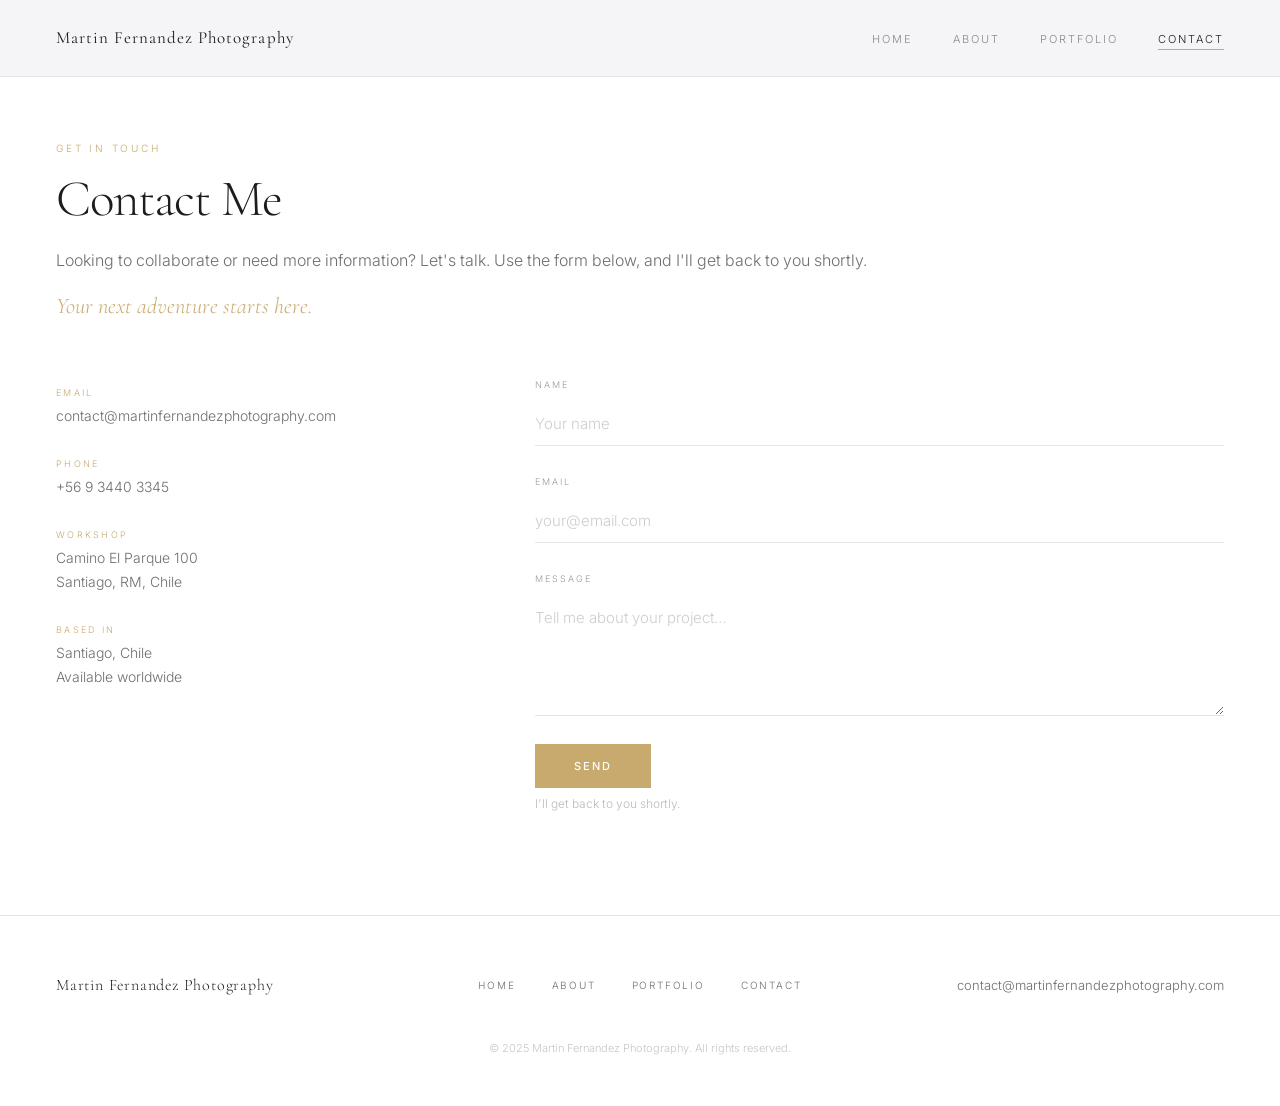
<file: contact.html>
<!DOCTYPE html>
<html lang="en">
<head>
  <meta charset="UTF-8">
  <meta name="viewport" content="width=device-width, initial-scale=1.0">
  <meta name="description" content="Contact Martin Fernandez Photography — let's collaborate.">
  <title>Contact — Martin Fernandez Photography</title>
  <link rel="preconnect" href="https://fonts.googleapis.com">
  <link rel="preconnect" href="https://fonts.gstatic.com" crossorigin>
  <link href="https://fonts.googleapis.com/css2?family=Cormorant+Garamond:ital,wght@0,300;0,400;0,600;1,300;1,400&family=Inter:wght@300;400;500&display=swap" rel="stylesheet">
  <link rel="stylesheet" href="css/style.css">
</head>
<body>

  <!-- NAVIGATION -->
  <nav class="nav scrolled" id="nav">
    <div class="nav-inner">
      <a href="index.html" class="nav-logo">Martin Fernandez Photography</a>
      <button class="nav-toggle" id="navToggle" aria-label="Toggle menu">
        <span></span><span></span><span></span>
      </button>
      <ul class="nav-links" id="navLinks">
        <li><a href="index.html">Home</a></li>
        <li><a href="about.html">About</a></li>
        <li><a href="portfolio.html">Portfolio</a></li>
        <li><a href="contact.html" class="active">Contact</a></li>
      </ul>
    </div>
  </nav>

  <!-- CONTACT -->
  <section class="contact-block section" style="padding-top: 140px;">
    <div class="container">
      <span class="label reveal">Get in Touch</span>
      <h2 class="section-title reveal d1">Contact Me</h2>
      <p class="contact-intro reveal d1">Looking to collaborate or need more information? Let's talk. Use the form below, and I'll get back to you shortly.</p>
      <p class="contact-tagline reveal d2">Your next adventure starts here.</p>

      <div class="contact-layout">
        <div class="contact-details reveal">
          <div>
            <span class="detail-label">Email</span>
            <div class="detail-value"><a href="mailto:contact@martinfernandezphotography.com">contact@martinfernandezphotography.com</a></div>
          </div>
          <div>
            <span class="detail-label">Phone</span>
            <div class="detail-value"><a href="tel:+56934403345">+56 9 3440 3345</a></div>
          </div>
          <div>
            <span class="detail-label">Workshop</span>
            <div class="detail-value">Camino El Parque 100<br>Santiago, RM, Chile</div>
          </div>
          <div>
            <span class="detail-label">Based in</span>
            <div class="detail-value">Santiago, Chile<br>Available worldwide</div>
          </div>
        </div>

        <!--
          SETUP: Go to formspree.io → create account → new form → copy your ID
          Replace YOUR_FORM_ID below with your actual Formspree form ID
        -->
        <form class="contact-form reveal d1" id="contactForm" action="https://formspree.io/f/YOUR_FORM_ID" method="POST">
          <div class="form-group">
            <label class="form-label" for="name">Name</label>
            <input class="form-input" type="text" id="name" name="name" placeholder="Your name" required>
          </div>
          <div class="form-group">
            <label class="form-label" for="email">Email</label>
            <input class="form-input" type="email" id="email" name="email" placeholder="your@email.com" required>
          </div>
          <div class="form-group">
            <label class="form-label" for="message">Message</label>
            <textarea class="form-textarea" id="message" name="message" placeholder="Tell me about your project…" required></textarea>
          </div>
          <div>
            <button type="submit" class="btn">Send</button>
            <p class="form-note">I'll get back to you shortly.</p>
          </div>
        </form>
      </div>
    </div>
  </section>

  <!-- FOOTER -->
  <footer class="footer">
    <div class="container">
      <div class="footer-grid">
        <div class="footer-logo">Martin Fernandez Photography</div>
        <nav class="footer-links">
          <a href="index.html">Home</a>
          <a href="about.html">About</a>
          <a href="portfolio.html">Portfolio</a>
          <a href="contact.html">Contact</a>
        </nav>
        <div class="footer-contact">
          <a href="mailto:contact@martinfernandezphotography.com">contact@martinfernandezphotography.com</a>
        </div>
      </div>
      <p class="footer-copy">&copy; 2025 Martin Fernandez Photography. All rights reserved.</p>
    </div>
  </footer>

  <script src="js/main.js"></script>
</body>
</html>
</file>
<file: css/style.css>
@import url('https://fonts.googleapis.com/css2?family=Cormorant+Garamond:ital,wght@0,300;0,400;0,600;1,300;1,400&family=Inter:wght@300;400;500&display=swap');

/* ===== VARIABLES — Apple Light Mode ===== */
:root {
  --bg: #F5F5F7;
  --surface: #FFFFFF;
  --text: #1D1D1F;
  --text-muted: #6E6E73;
  --accent: #c8a96e;
  --border: rgba(0,0,0,0.1);
  --gap: 6px;
  --transition: 0.5s cubic-bezier(0.25, 0.46, 0.45, 0.94);
}

/* ===== RESET ===== */
*, *::before, *::after { margin: 0; padding: 0; box-sizing: border-box; }
html { scroll-behavior: smooth; }
body {
  background: var(--bg);
  color: var(--text);
  font-family: 'Inter', system-ui, sans-serif;
  font-weight: 300;
  font-size: 15px;
  line-height: 1.7;
  -webkit-font-smoothing: antialiased;
}
img { display: block; max-width: 100%; }
a { color: inherit; text-decoration: none; }
button { font-family: inherit; }
ul { list-style: none; }

/* ===== TYPOGRAPHY ===== */
h1, h2, h3, h4 {
  font-family: 'Cormorant Garamond', Georgia, serif;
  font-weight: 300;
  letter-spacing: -0.02em;
  line-height: 1.1;
}
em { font-style: italic; color: var(--accent); }

.label {
  font-size: 10px;
  letter-spacing: 0.28em;
  text-transform: uppercase;
  color: var(--accent);
  margin-bottom: 14px;
  display: block;
}

.section-title {
  font-size: clamp(2.2rem, 4vw, 3.6rem);
  margin-bottom: 28px;
}

/* ===== BUTTONS ===== */
.btn {
  display: inline-block;
  padding: 14px 38px;
  background: var(--accent);
  color: #fff;
  font-size: 11px;
  font-weight: 500;
  letter-spacing: 0.18em;
  text-transform: uppercase;
  border: 1px solid var(--accent);
  transition: background var(--transition), color var(--transition);
  cursor: pointer;
}
.btn:hover { background: transparent; color: var(--accent); }
.btn--ghost {
  background: transparent;
  color: var(--text);
  border-color: rgba(0,0,0,0.2);
}
.btn--ghost:hover { border-color: var(--accent); color: var(--accent); }
.btn--dark {
  background: transparent;
  color: var(--text);
  border-color: rgba(0,0,0,0.25);
}
.btn--dark:hover { border-color: var(--accent); color: var(--accent); }

/* ===== LAYOUT ===== */
.container { max-width: 1440px; margin: 0 auto; padding: 0 56px; }
.section { padding: 112px 0; }
.section--light { background: var(--surface); }

/* ===== NAVIGATION — always visible ===== */
.nav {
  position: fixed;
  top: 0; left: 0; right: 0;
  z-index: 200;
  padding: 0 56px;
  background: rgba(245,245,247,0.96);
  backdrop-filter: blur(20px);
  -webkit-backdrop-filter: blur(20px);
  border-bottom: 1px solid rgba(0,0,0,0.07);
  transition: background 0.4s, border-color 0.4s, backdrop-filter 0.4s;
}

/* Hero page: start transparent, turn solid on scroll */
.nav--hero {
  background: transparent;
  backdrop-filter: none;
  -webkit-backdrop-filter: none;
  border-bottom-color: transparent;
}
.nav--hero .nav-logo { color: #fff; }
.nav--hero .nav-links a { color: rgba(255,255,255,0.72); }
.nav--hero .nav-links a:hover { color: #fff; }
.nav--hero .nav-links a.active { color: #fff; }
.nav--hero .nav-toggle span { background: #fff; }

.nav--hero.scrolled {
  background: rgba(245,245,247,0.96);
  backdrop-filter: blur(20px);
  -webkit-backdrop-filter: blur(20px);
  border-bottom-color: rgba(0,0,0,0.07);
}
.nav--hero.scrolled .nav-logo { color: var(--text); }
.nav--hero.scrolled .nav-links a { color: rgba(29,29,31,0.5); }
.nav--hero.scrolled .nav-links a:hover { color: var(--text); }
.nav--hero.scrolled .nav-links a.active { color: var(--text); }
.nav--hero.scrolled .nav-toggle span { background: var(--text); }
.nav-inner {
  display: flex;
  align-items: center;
  justify-content: space-between;
  height: 76px;
  max-width: 1440px;
  margin: 0 auto;
}
.nav-logo {
  font-family: 'Cormorant Garamond', serif;
  font-size: 17px;
  font-weight: 400;
  letter-spacing: 0.06em;
  flex-shrink: 0;
  color: var(--text);
}
.nav-links {
  display: flex;
  gap: 40px;
}
.nav-links a {
  font-size: 11px;
  letter-spacing: 0.18em;
  text-transform: uppercase;
  color: rgba(29,29,31,0.5);
  transition: color 0.3s;
  position: relative;
}
.nav-links a::after {
  content: '';
  position: absolute;
  bottom: -4px;
  left: 0; right: 0;
  height: 1px;
  background: var(--accent);
  transform: scaleX(0);
  transition: transform 0.3s;
}
.nav-links a:hover { color: var(--text); }
.nav-links a:hover::after,
.nav-links a.active::after { transform: scaleX(1); }
.nav-links a.active { color: var(--text); }

.nav-toggle {
  display: none;
  flex-direction: column;
  gap: 5px;
  background: none;
  border: none;
  cursor: pointer;
  padding: 6px;
}
.nav-toggle span {
  display: block;
  width: 24px; height: 1px;
  background: var(--text);
  transition: var(--transition);
}
.nav-toggle.open span:nth-child(1) { transform: rotate(45deg) translate(4px, 4px); }
.nav-toggle.open span:nth-child(2) { opacity: 0; }
.nav-toggle.open span:nth-child(3) { transform: rotate(-45deg) translate(4px, -4px); }

/* ===== HERO ===== */
.hero {
  position: relative;
  height: 100vh;
  min-height: 640px;
  display: flex;
  align-items: center;
  justify-content: center;
  overflow: hidden;
}
.hero-bg {
  position: absolute;
  inset: 0;
}
.hero-bg img {
  width: 100%; height: 100%;
  object-fit: cover;
  object-position: center;
  transform: scale(1.06);
  transition: transform 10s ease;
}
.hero-bg img.loaded { transform: scale(1); }
.hero-overlay {
  position: absolute;
  inset: 0;
  background: linear-gradient(
    to bottom,
    rgba(0,0,0,0.32) 0%,
    rgba(0,0,0,0.18) 40%,
    rgba(0,0,0,0.58) 100%
  );
}
.hero-content {
  position: relative;
  z-index: 1;
  text-align: center;
  padding: 0 32px;
  max-width: 900px;
}
.hero-eyebrow {
  font-size: 10px;
  letter-spacing: 0.35em;
  text-transform: uppercase;
  color: var(--accent);
  margin-bottom: 24px;
}
.hero-title {
  font-size: clamp(3.5rem, 9vw, 8rem);
  color: #fff;
  margin-bottom: 28px;
  line-height: 1.0;
  text-shadow: 0 2px 40px rgba(0,0,0,0.4);
}
.hero-tagline {
  font-size: 16px;
  color: rgba(255,255,255,0.85);
  line-height: 1.75;
  margin-bottom: 48px;
  max-width: 680px;
  margin-left: auto;
  margin-right: auto;
  text-shadow: 0 1px 12px rgba(0,0,0,0.5);
}
.hero-scroll {
  position: absolute;
  bottom: 44px;
  left: 50%;
  transform: translateX(-50%);
  display: flex;
  flex-direction: column;
  align-items: center;
  gap: 10px;
  z-index: 1;
}
.hero-scroll span {
  font-size: 9px;
  letter-spacing: 0.25em;
  text-transform: uppercase;
  color: rgba(255,255,255,0.45);
}
.hero-scroll-line {
  width: 1px; height: 44px;
  background: linear-gradient(to bottom, rgba(255,255,255,0.45), transparent);
  animation: scrollDrop 2.2s ease infinite;
}
@keyframes scrollDrop {
  0% { transform: scaleY(0); transform-origin: top; opacity: 1; }
  50% { transform: scaleY(1); transform-origin: top; opacity: 1; }
  100% { transform: scaleY(1); transform-origin: bottom; opacity: 0; }
}

/* ===== ANIMATIONS ===== */
.fade-in {
  opacity: 0;
  transform: translateY(22px);
  animation: fadeUp 0.9s forwards;
}
.d1 { animation-delay: 0.15s; }
.d2 { animation-delay: 0.35s; }
.d3 { animation-delay: 0.55s; }
.d4 { animation-delay: 0.75s; }
@keyframes fadeUp { to { opacity: 1; transform: none; } }

.reveal {
  opacity: 0;
  transform: translateY(28px);
  transition: opacity 0.9s ease, transform 0.9s ease;
}
.reveal.visible { opacity: 1; transform: none; }
.reveal.d1 { transition-delay: 0.1s; }
.reveal.d2 { transition-delay: 0.22s; }
.reveal.d3 { transition-delay: 0.34s; }

/* ===== BRANDS ===== */
.brands {
  padding: 60px 0;
  background: var(--surface);
  border-top: 1px solid var(--border);
  border-bottom: 1px solid var(--border);
  overflow: hidden;
}
.brands-heading {
  text-align: center;
  font-family: 'Cormorant Garamond', serif;
  font-size: clamp(1.4rem, 2.5vw, 2rem);
  font-weight: 300;
  color: var(--text);
  margin-bottom: 36px;
  letter-spacing: 0.02em;
}
.brands-track { overflow: hidden; }
.brands-list {
  display: flex;
  gap: 72px;
  animation: marquee 32s linear infinite;
  width: max-content;
}
.brands-list span {
  font-size: 12px;
  letter-spacing: 0.22em;
  text-transform: uppercase;
  color: rgba(29,29,31,0.35);
  white-space: nowrap;
  transition: color 0.3s;
}
.brands-list span:hover { color: rgba(29,29,31,0.75); }
@keyframes marquee {
  from { transform: translateX(0); }
  to { transform: translateX(-50%); }
}

/* ===== ABOUT SECTION (homepage) ===== */
.about-section { background: var(--bg); }
.about-section .container {
  display: grid;
  grid-template-columns: 1fr 1fr;
  gap: 96px;
  align-items: stretch;
}
.about-img {
  position: relative;
  min-height: 600px;
}
.about-img img {
  width: 100%; height: 100%;
  object-fit: cover;
  object-position: center top;
}
.about-text h2 { margin-bottom: 28px; }
.about-text p {
  color: var(--text-muted);
  font-size: 15px;
  line-height: 1.9;
  margin-bottom: 22px;
  text-align: justify;
  hyphens: auto;
}

/* ===== FINE ART PRINTS ===== */
.prints {
  position: relative;
  min-height: 70vh;
  display: flex;
  align-items: center;
  justify-content: center;
  overflow: hidden;
}
.prints-bg {
  position: absolute;
  inset: 0;
}
.prints-bg img {
  width: 100%; height: 100%;
  object-fit: cover;
  object-position: center;
}
.prints-overlay {
  position: absolute;
  inset: 0;
  background: rgba(6,6,6,0.72);
}
.prints-content {
  position: relative;
  z-index: 1;
  max-width: 860px;
  margin: 0 auto;
  padding: 80px 48px;
  text-align: center;
}
.prints-content h2 {
  font-size: clamp(2rem, 4vw, 3.2rem);
  margin-bottom: 24px;
  letter-spacing: 0.05em;
  color: #fff;
}
.prints-content .prints-intro {
  font-size: 16px;
  color: rgba(255,255,255,0.85);
  line-height: 1.85;
  margin-bottom: 44px;
}
.prints-subheading {
  font-family: 'Cormorant Garamond', serif;
  font-size: 1.6rem;
  font-weight: 300;
  color: var(--accent);
  margin-bottom: 28px;
}
.prints-list {
  text-align: left;
  display: inline-block;
  margin-bottom: 40px;
}
.prints-list li {
  font-size: 15px;
  color: rgba(255,255,255,0.82);
  line-height: 1.8;
  margin-bottom: 16px;
  padding-left: 20px;
  position: relative;
}
.prints-list li::before {
  content: '·';
  position: absolute;
  left: 0;
  color: var(--accent);
  font-size: 18px;
  line-height: 1.6;
}
.prints-tagline {
  font-family: 'Cormorant Garamond', serif;
  font-size: 1.5rem;
  font-style: italic;
  color: var(--accent);
  margin-bottom: 36px;
  font-weight: 300;
}

/* ===== SERVICES ===== */
.services-section { background: var(--surface); }
.services-section h2 { margin-bottom: 60px; }
.services-grid {
  display: grid;
  grid-template-columns: repeat(3, 1fr);
  gap: 1px;
  background: var(--border);
  border: 1px solid var(--border);
}
.service-card {
  background: var(--surface);
  padding: 44px 40px;
  transition: background 0.35s;
}
.service-card:hover { background: rgba(200,169,110,0.05); }
.service-card h3 {
  font-family: 'Cormorant Garamond', serif;
  font-size: 1.45rem;
  font-weight: 400;
  margin-bottom: 20px;
  color: var(--text);
}
.service-card ul { padding: 0; }
.service-card li {
  font-size: 14px;
  color: var(--text-muted);
  line-height: 1.75;
  margin-bottom: 10px;
  padding-left: 16px;
  position: relative;
  text-align: justify;
  hyphens: auto;
}
.service-card li::before {
  content: '·';
  position: absolute;
  left: 0;
  color: var(--accent);
  font-size: 16px;
  line-height: 1.6;
}

/* ===== CONSULTATION CTA ===== */
.consultation {
  background: var(--bg);
  text-align: center;
  padding: 100px 0;
}
.consultation h2 { margin-bottom: 24px; }
.consultation p {
  color: var(--text-muted);
  font-size: 16px;
  line-height: 1.85;
  max-width: 640px;
  margin: 0 auto 44px;
  text-align: justify;
  hyphens: auto;
}

/* ===== CONTACT SECTION (homepage + contact page) ===== */
.contact-block { padding: 100px 0; background: var(--surface); }
.contact-block h2 { margin-bottom: 20px; }
.contact-block .contact-intro {
  color: var(--text-muted);
  font-size: 16px;
  margin-bottom: 12px;
}
.contact-block .contact-tagline {
  font-family: 'Cormorant Garamond', serif;
  font-size: 1.4rem;
  font-style: italic;
  color: var(--accent);
  margin-bottom: 52px;
  font-weight: 300;
}
.contact-layout {
  display: grid;
  grid-template-columns: 1fr 1.8fr;
  gap: 96px;
  align-items: start;
}
.contact-details { display: flex; flex-direction: column; gap: 28px; margin-top: 8px; }
.detail-label {
  font-size: 9px;
  letter-spacing: 0.25em;
  text-transform: uppercase;
  color: var(--accent);
  margin-bottom: 4px;
  display: block;
}
.detail-value {
  font-size: 14px;
  color: var(--text-muted);
}
.detail-value a { transition: color 0.3s; }
.detail-value a:hover { color: var(--text); }

/* ===== CONTACT FORM ===== */
.contact-form { display: flex; flex-direction: column; gap: 28px; }
.form-group { display: flex; flex-direction: column; gap: 10px; }
.form-label {
  font-size: 9px;
  letter-spacing: 0.22em;
  text-transform: uppercase;
  color: rgba(29,29,31,0.45);
}
.form-input,
.form-textarea,
.form-select {
  background: transparent;
  border: none;
  border-bottom: 1px solid var(--border);
  color: var(--text);
  font-family: 'Inter', sans-serif;
  font-size: 15px;
  font-weight: 300;
  padding: 12px 0;
  outline: none;
  transition: border-color 0.3s;
  width: 100%;
  -webkit-appearance: none;
}
.form-input:focus,
.form-textarea:focus,
.form-select:focus { border-bottom-color: var(--accent); }
.form-input::placeholder,
.form-textarea::placeholder { color: rgba(29,29,31,0.22); }
.form-textarea { resize: vertical; min-height: 120px; }
.form-select { cursor: pointer; }
.form-select option { background: #fff; color: #1D1D1F; }
.form-row { display: grid; grid-template-columns: 1fr 1fr; gap: 24px; }
.form-note {
  font-size: 12px;
  color: rgba(29,29,31,0.3);
  margin-top: 6px;
}

/* ===== PAGE HERO (inner pages) ===== */
.page-hero {
  position: relative;
  height: 50vh;
  min-height: 380px;
  display: flex;
  align-items: flex-end;
  justify-content: center;
  overflow: hidden;
  padding-bottom: 60px;
}
.page-hero-bg {
  position: absolute;
  inset: 0;
}
.page-hero-bg img {
  width: 100%; height: 100%;
  object-fit: cover;
  object-position: center;
}
.page-hero-overlay {
  position: absolute;
  inset: 0;
  background: rgba(0,0,0,0.52);
}
.page-hero-content {
  position: relative;
  z-index: 1;
  text-align: center;
  padding: 0 24px;
}
.page-hero h1 {
  font-size: clamp(3rem, 7vw, 6rem);
  color: #fff;
  text-shadow: 0 2px 30px rgba(0,0,0,0.4);
}
.page-hero p {
  color: rgba(255,255,255,0.7);
  margin-top: 16px;
  font-size: 14px;
  letter-spacing: 0.08em;
}

/* ===== PORTFOLIO GALLERY ===== */
.gallery {
  display: grid;
  grid-template-columns: repeat(3, 1fr);
  gap: var(--gap);
  padding: 116px 56px 120px;
  max-width: 1440px;
  margin: 0 auto;
}
.gallery-item {
  overflow: hidden;
  cursor: pointer;
  display: block;
  aspect-ratio: 3 / 2;
}
.gallery-item img {
  width: 100%;
  height: 100%;
  object-fit: cover;
  display: block;
  transition: transform 0.7s var(--transition);
}
.gallery-item:hover img { transform: scale(1.04); }

/* ===== LIGHTBOX ===== */
.lightbox {
  position: fixed;
  inset: 0;
  background: rgba(4,4,4,0.97);
  z-index: 500;
  display: flex;
  align-items: center;
  justify-content: center;
  opacity: 0;
  pointer-events: none;
  transition: opacity 0.3s;
}
.lightbox.active { opacity: 1; pointer-events: all; }
.lb-img-wrap {
  max-width: 88vw;
  max-height: 88vh;
  display: flex;
  align-items: center;
  justify-content: center;
}
.lb-img-wrap img {
  max-width: 88vw;
  max-height: 88vh;
  width: auto;
  height: auto;
  object-fit: contain;
  display: block;
  transition: opacity 0.2s;
}
.lb-close {
  position: absolute;
  top: 22px; right: 30px;
  background: none;
  border: none;
  color: rgba(255,255,255,0.45);
  font-size: 26px;
  cursor: pointer;
  transition: color 0.3s;
  line-height: 1;
}
.lb-close:hover { color: #fff; }
.lb-nav {
  position: absolute;
  top: 50%;
  transform: translateY(-50%);
  background: none;
  border: 1px solid rgba(255,255,255,0.12);
  color: rgba(255,255,255,0.45);
  width: 48px; height: 48px;
  cursor: pointer;
  font-size: 18px;
  display: flex;
  align-items: center;
  justify-content: center;
  transition: border-color 0.3s, color 0.3s;
}
.lb-nav:hover { border-color: var(--accent); color: var(--accent); }
.lb-prev { left: 20px; }
.lb-next { right: 20px; }
.lb-counter {
  position: absolute;
  bottom: 22px;
  left: 50%;
  transform: translateX(-50%);
  font-size: 10px;
  letter-spacing: 0.2em;
  color: rgba(255,255,255,0.28);
}

/* ===== ABOUT PAGE ===== */
.about-hero-section {
  padding: 140px 0 80px;
  background: var(--bg);
}
.about-hero-inner {
  display: grid;
  grid-template-columns: 1fr 1fr;
  gap: 96px;
  align-items: start;
}
.about-hero-text h1 { font-size: clamp(3rem, 6vw, 5.5rem); margin-bottom: 36px; }
.about-hero-text p {
  font-size: 16px;
  color: var(--text-muted);
  line-height: 1.9;
  margin-bottom: 24px;
  text-align: justify;
  hyphens: auto;
}

/* Vertical portrait crop — body centered */
.about-hero-img {
  width: 100%;
  aspect-ratio: 2 / 3;
  overflow: hidden;
}
.about-hero-img img {
  width: 100%;
  height: 100%;
  object-fit: cover;
  object-position: center 55%;
  display: block;
}

/* ===== BACKSTAGE SECTION ===== */
.backstage-section {
  padding: 80px 0 100px;
  background: var(--surface);
}
.backstage-section .section-title { margin-bottom: 16px; }
.backstage-lead {
  color: var(--text-muted);
  font-size: 16px;
  line-height: 1.85;
  max-width: 600px;
  margin-bottom: 52px;
}
.backstage-grid {
  display: grid;
  grid-template-columns: repeat(4, 1fr);
  gap: 10px;
}
.backstage-item {
  aspect-ratio: 1;
  overflow: hidden;
  position: relative;
}
.backstage-item img {
  width: 100%; height: 100%;
  object-fit: cover;
  transition: transform 0.6s var(--transition);
  display: block;
}
.backstage-item:hover img { transform: scale(1.06); }

/* Placeholder slot (shown when no image is set) */
.backstage-placeholder {
  width: 100%;
  aspect-ratio: 1;
  background: var(--bg);
  border: 1.5px dashed rgba(0,0,0,0.12);
  display: flex;
  flex-direction: column;
  align-items: center;
  justify-content: center;
  gap: 10px;
  color: rgba(29,29,31,0.25);
}
.backstage-placeholder svg {
  width: 28px; height: 28px;
  opacity: 0.3;
}
.backstage-placeholder span {
  font-size: 9px;
  letter-spacing: 0.18em;
  text-transform: uppercase;
}

/* ===== STATS ===== */
.stats {
  display: grid;
  grid-template-columns: repeat(3, 1fr);
  gap: 1px;
  background: var(--border);
  border: 1px solid var(--border);
  margin: 80px 0 0;
}
.stat {
  background: var(--surface);
  padding: 52px 40px;
  text-align: center;
}
.stat-num {
  font-family: 'Cormorant Garamond', serif;
  font-size: 4.5rem;
  font-weight: 300;
  color: var(--accent);
  line-height: 1;
  margin-bottom: 10px;
}
.stat-label {
  font-size: 10px;
  letter-spacing: 0.2em;
  text-transform: uppercase;
  color: var(--text-muted);
}

/* ===== WE CARE PAGE ===== */
.we-care-hero {
  padding: 160px 0 80px;
  text-align: center;
}
.we-care-hero h1 { font-size: clamp(3rem, 7vw, 6rem); margin-bottom: 20px; }
.we-care-hero .tagline {
  font-family: 'Cormorant Garamond', serif;
  font-size: 1.4rem;
  font-style: italic;
  color: var(--text-muted);
  font-weight: 300;
}
.initiative {
  padding: 80px 0;
  border-top: 1px solid var(--border);
}
.initiative-inner {
  display: grid;
  grid-template-columns: 1fr 1fr;
  gap: 80px;
  align-items: center;
}
.initiative-inner.reverse { direction: rtl; }
.initiative-inner.reverse > * { direction: ltr; }
.initiative-img { height: 500px; }
.initiative-img img {
  width: 100%; height: 100%;
  object-fit: cover;
}
.initiative-text h2 { font-size: clamp(1.8rem, 3vw, 2.8rem); margin-bottom: 24px; }
.initiative-text p {
  color: var(--text-muted);
  font-size: 15px;
  line-height: 1.9;
  margin-bottom: 20px;
  text-align: justify;
  hyphens: auto;
}
.initiative-text .note {
  font-size: 13px;
  color: rgba(29,29,31,0.4);
  font-style: italic;
  border-left: 2px solid var(--accent);
  padding-left: 16px;
  margin-top: 24px;
}
.newsletter-section {
  background: var(--bg);
  padding: 80px 0;
  text-align: center;
}
.newsletter-section h2 { margin-bottom: 20px; }
.newsletter-section p {
  color: var(--text-muted);
  font-size: 16px;
  max-width: 520px;
  margin: 0 auto 36px;
  line-height: 1.8;
}
.newsletter-form {
  display: flex;
  gap: 0;
  max-width: 480px;
  margin: 0 auto;
}
.newsletter-input {
  flex: 1;
  background: var(--surface);
  border: 1px solid var(--border);
  border-right: none;
  color: var(--text);
  font-family: 'Inter', sans-serif;
  font-size: 14px;
  font-weight: 300;
  padding: 14px 20px;
  outline: none;
  transition: border-color 0.3s;
}
.newsletter-input:focus { border-color: var(--accent); }
.newsletter-input::placeholder { color: rgba(29,29,31,0.25); }
.newsletter-btn {
  padding: 14px 28px;
  background: var(--accent);
  color: #fff;
  border: 1px solid var(--accent);
  font-size: 11px;
  font-weight: 500;
  letter-spacing: 0.15em;
  text-transform: uppercase;
  cursor: pointer;
  transition: background var(--transition), color var(--transition);
  white-space: nowrap;
}
.newsletter-btn:hover { background: transparent; color: var(--accent); }

/* ===== FOOTER ===== */
.footer {
  background: var(--surface);
  border-top: 1px solid var(--border);
  padding: 56px 0 48px;
}
.footer-grid {
  display: grid;
  grid-template-columns: 1fr auto 1fr;
  align-items: center;
  gap: 32px;
  margin-bottom: 40px;
}
.footer-logo {
  font-family: 'Cormorant Garamond', serif;
  font-size: 16px;
  letter-spacing: 0.05em;
  color: var(--text);
}
.footer-links {
  display: flex;
  gap: 36px;
  justify-content: center;
}
.footer-links a {
  font-size: 10px;
  letter-spacing: 0.18em;
  text-transform: uppercase;
  color: var(--text-muted);
  transition: color 0.3s;
}
.footer-links a:hover { color: var(--text); }
.footer-contact {
  text-align: right;
  font-size: 13px;
  color: var(--text-muted);
}
.footer-contact a { transition: color 0.3s; }
.footer-contact a:hover { color: var(--accent); }
.footer-copy {
  text-align: center;
  font-size: 11px;
  color: rgba(29,29,31,0.25);
}

/* ===== RESPONSIVE ===== */
@media (max-width: 1100px) {
  .container { padding: 0 36px; }
  .nav { padding: 0 36px; }
  .gallery { grid-template-columns: repeat(2, 1fr); padding: 110px 36px 100px; }
  .backstage-grid { grid-template-columns: repeat(2, 1fr); }
  .about-section .container,
  .about-hero-inner,
  .contact-layout,
  .initiative-inner,
  .initiative-inner.reverse { grid-template-columns: 1fr; gap: 52px; direction: ltr; }
  .about-img, .initiative-img { height: 420px; position: static; }
  .services-grid { grid-template-columns: 1fr 1fr; }
  .footer-grid { grid-template-columns: 1fr; text-align: center; gap: 20px; }
  .footer-contact { text-align: center; }
}

@media (max-width: 768px) {
  .nav { padding: 0 24px; }
  .nav-links {
    position: fixed;
    top: 76px; left: 0; right: 0;
    background: rgba(245,245,247,0.97);
    backdrop-filter: blur(20px);
    flex-direction: column;
    padding: 32px 24px;
    gap: 28px;
    transform: translateY(-110%);
    opacity: 0;
    pointer-events: none;
    transition: transform 0.4s var(--transition), opacity 0.4s;
    border-bottom: 1px solid var(--border);
  }
  .nav-links a { color: rgba(29,29,31,0.6); }
  .nav-links a:hover { color: var(--text); }
  .nav-links.open { transform: none; opacity: 1; pointer-events: all; }
  .nav-toggle { display: flex; }
  .container { padding: 0 24px; }
  .section { padding: 72px 0; }
  .gallery { grid-template-columns: 1fr; padding: 100px 24px 80px; }
  .backstage-grid { grid-template-columns: repeat(2, 1fr); }
  .services-grid { grid-template-columns: 1fr; }
  .stats { grid-template-columns: 1fr; }
  .form-row { grid-template-columns: 1fr; }
  .prints-content { padding: 60px 24px; }
  .newsletter-form { flex-direction: column; }
  .newsletter-input { border-right: 1px solid var(--border); border-bottom: none; }
  .lb-prev { left: 10px; }
  .lb-next { right: 10px; }
}
</file>
